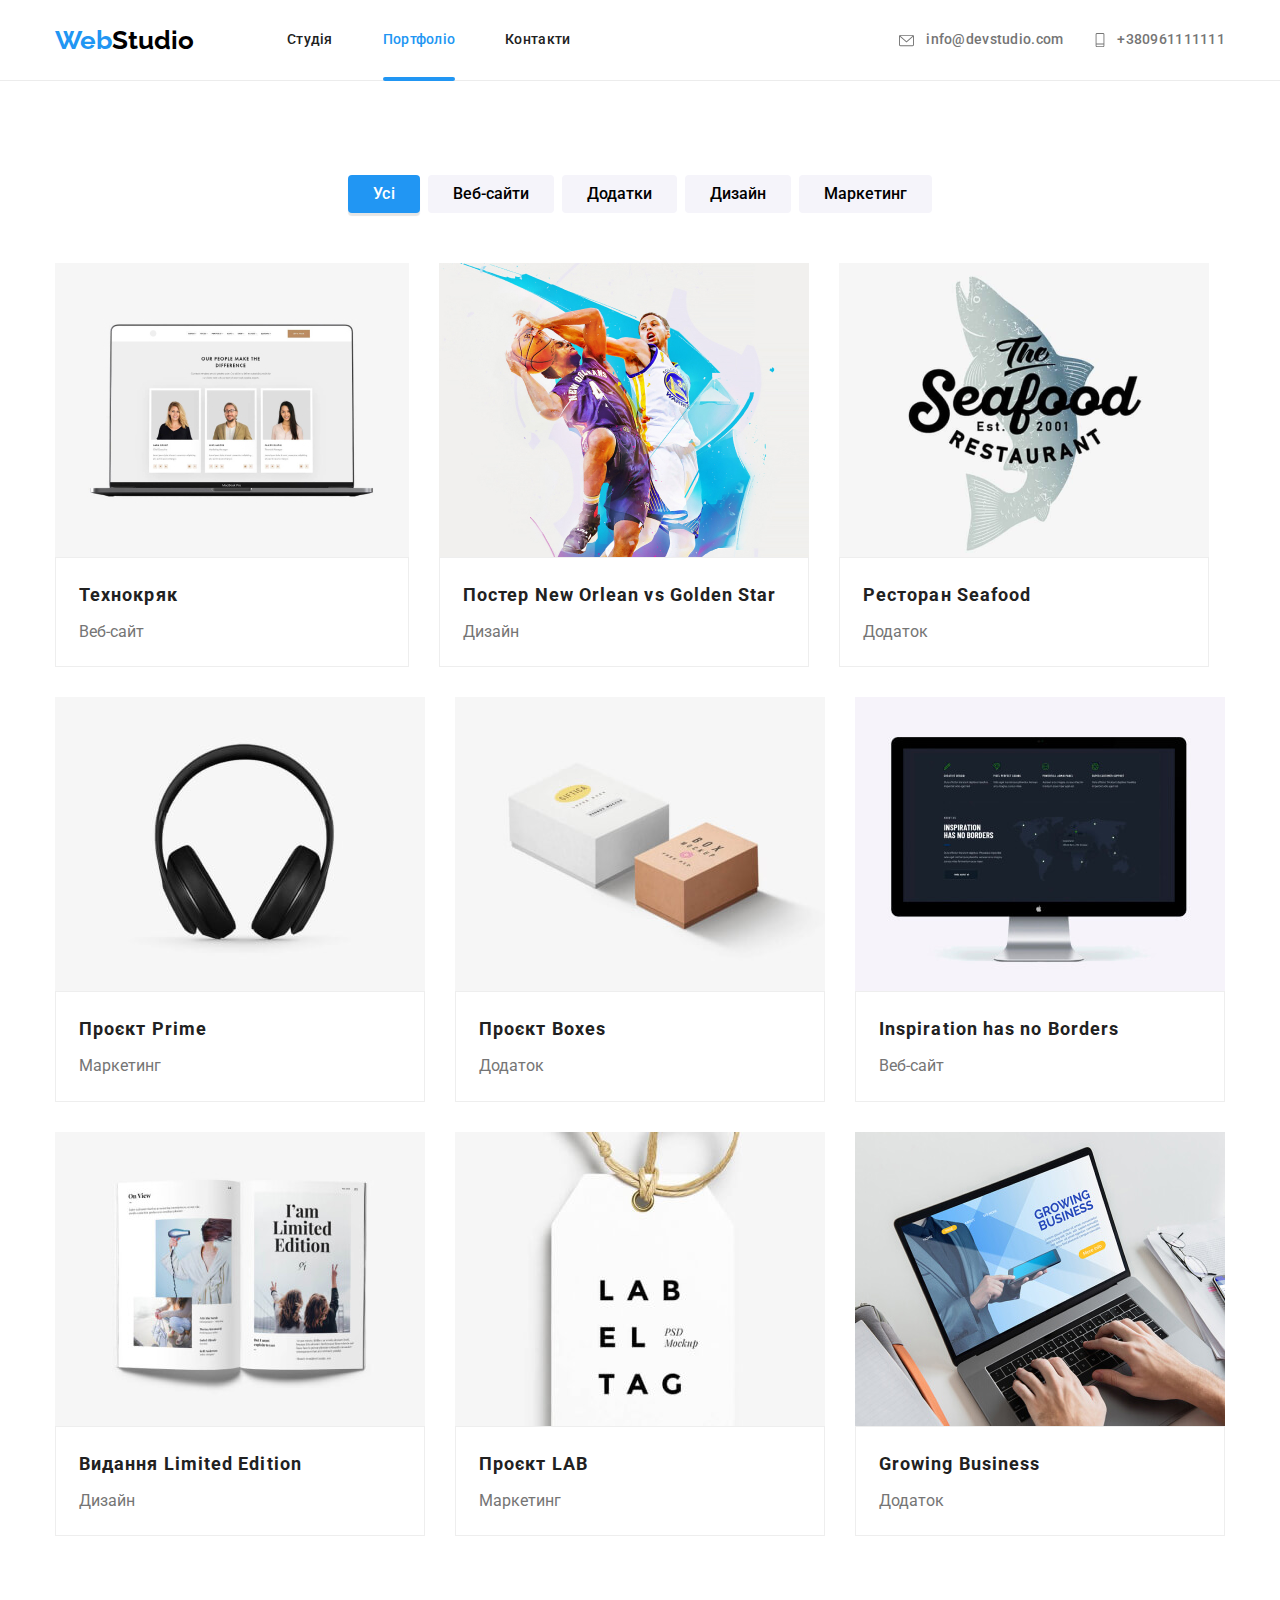
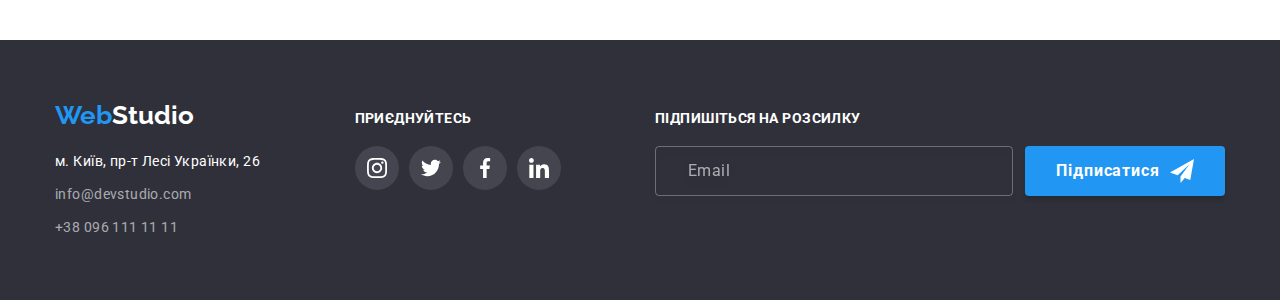
<file: portfolio.html>
<!DOCTYPE html>
<html lang="en">
  <head>
    <meta charset="UTF-8">
    <meta http-equiv="X-UA-Compatible" content="IE=edge">
    <meta name="viewport" content="width=device-width, initial-scale=1.0">
    <link rel="preconnect" href="https://fonts.googleapis.com">
    <link rel="preconnect" href="https://fonts.gstatic.com" crossorigin>
    <link
      href="https://fonts.googleapis.com/css2?family=Raleway:wght@400;700&family=Roboto:wght@400;500;700;900&display=swap"
      rel="stylesheet">
    <link
      rel="stylesheet"
      href="https://cdnjs.cloudflare.com/ajax/libs/modern-normalize/1.1.0/modern-normalize.min.css"
    >

    <title>Document</title>
    <link rel="stylesheet" href="./css/main.min.css">
  </head>
  <body class="body">
    <!--шапка-->
    <header class="header" class="header__link">
      <div class="conteiner">
       <nav class="main-nav">
        
          <a href="./index.html" 
             class="logo main-nav__logo"
                >Web<span class="accent main-nav__accent"
             class="main-nav__link"
                >Studio</span></a>
          <ul class="site-nav site-nav__link">
            <li class="site-nav__item">
              <a href="./index.html" 
              class="site-nav__link"      
                >Студія</a>
            </li>
            <li class="site-nav__item">
              <a href="./portfolio.html"
               class="site-nav__link
               site-nav__link--carrent
               site-nav__link--color"
               >Портфоліо</a>
            </li>
            <li class="site-nav__item">
              <a href="kontacts" class="site-nav__link">Контакти</a>
            </li>
          </ul>
        
        <ul class="auth-nav auth-nav__list">
          <li class="auth-nav__item">
            <a href="mailto:info@devstudio.com"
             class="auth-nav__item--mail">
              <svg class="auth-nav__tech" width="19" height="15">
                <use href="./images/symbol-defs.svg#icon-mailmin"></use>
                    
              </svg>info@devstudio.com
            </a>
          </li>
          <li class="auth-nav__item">
            <a href="tel:+380961111111"
             class="auth-nav__item--tel">
              <svg class="auth-nav__tech" width="14" height="22">
                <use href=".//images/symbol-defs.svg#icon-telmin"></use>
              </svg>+380961111111
            </a>
              
              
          </li>
        </ul>
       </nav>
      </div>
     </header>
    <!--герой-->
    <main>
      <!--main nav-->
      <section class="section">
        <div class="conteiner">
          <h1 hidden>Portfolio-work</h1>
          <div class="button-nav">
            <ul class="button-box">
              <li>
                <button type="button" class="button-portfolio blue">Усі</button>
              </li>
              <li>
                <button type="button" class="button-portfolio">
                  Веб-сайти
                </button>
              </li>
              <li>
                <button type="button" class="button-portfolio">Додатки</button>
              </li>
              <li>
                <button type="button" class="button-portfolio">Дизайн</button>
              </li>
              <li>
                <button type="button" class="button-portfolio">
                  Маркетинг
                </button>
              </li>
            </ul>
          </div>
        </div>

        <!--block cards-->

        <div class="conteiner">
          <div class="box-section__cards">
            <ul class="section-title">
              <li class="section-title__card">
                <a href="#" class="portfolio__link">
                <div class="image__overlay">
                 <img
                   src="./images/technokrak.jpg"
                   alt="technokrak"
                   width="370"
                   height="294">
                   <div class="text__overlay">
                     <p>Ресурс пропонує комплексні пропозиції з різним рівнем функціоналу та сервісів. Все це дозволить відвідувачу отримати вичерпні відомості про компанію чи приватну особу.</p>
                   </div>
                </div>
                  <div class="section-title__card-bord">
                  <h2 class="section-title__portfolio">Технокряк</h2>
                  <p class="section-task__portfolio">Веб-сайт</p>
                </div></a>
              </li>
              <li class="section-title__card">
                <a href="#" class="portfolio__link">
                <div class="image__overlay">
                <img
                  src="./images/neworlean.jpg"
                  alt="neworlean"
                  width="370"
                  height="294"
                >
                <div class="text__overlay">
                  <p>Ресурс пропонує комплексні пропозиції з різним рівнем функціоналу та сервісів. Все це дозволить відвідувачу отримати вичерпні відомості про компанію чи приватну особу.</p>
                </div>
                </div>
                  <div class="section-title__card-bord">
                  <h2 class="section-title__portfolio">
                    Постер New Orlean vs Golden Star
                  </h2>
                  <p class="section-task__portfolio">Дизайн</p>
                </div></a>
              </li>
              <li class="section-title__card">
                <a href="#" class="portfolio__link">
                <div class="image__overlay">
                <img
                  src="./images/seafood.png"
                  alt="seafood"
                  width="370"
                  height="294">

                <div class="text__overlay">
                  <p>Ресурс пропонує комплексні пропозиції з різним рівнем функціоналу та сервісів. Все це дозволить відвідувачу отримати вичерпні відомості про компанію чи приватну особу.</p>
                </div>
              </div>
                <div class="section-title__card-bord">
                  <h2 class="section-title__portfolio">Ресторан Seafood</h2>
                  <p class="section-task__portfolio">Додаток</p>
                </div></a>
              </li>
              <li class="section-title__card">
                <a href="#" class="portfolio__link">
                <div class="image__overlay">
                <img
                  src="./images/prime.jpg"
                  alt="prime"
                  width="370"
                  height="294">

                <div class="text__overlay">
                  <p>Ресурс пропонує комплексні пропозиції з різним рівнем функціоналу та сервісів. Все це дозволить відвідувачу отримати вичерпні відомості про компанію чи приватну особу.</p>
                </div>
              </div>
                <div class="section-title__card-bord">
                  <h2 class="section-title__portfolio">Проєкт Prime</h2>
                  <p class="section-task__portfolio">Маркетинг</p>
                </div></a>
              </li>
              <li class="section-title__card">
                <a href="#" class="portfolio__link">
                <div class="image__overlay">
                <img
                  src="./images/boxes.jpg"
                  alt="boxes"
                  width="370"
                  height="294">

                <div class="text__overlay">
                  <p>Ресурс пропонує комплексні пропозиції з різним рівнем функціоналу та сервісів. Все це дозволить відвідувачу отримати вичерпні відомості про компанію чи приватну особу.</p>
                </div>
              </div>
                <div class="section-title__card-bord">
                  <h2 class="section-title__portfolio">Проєкт Boxes</h2>
                  <p class="section-task__portfolio">Додаток</p>
                </div></a>
              </li>
              <li class="section-title__card">
                <a href="#" class="portfolio__link">
                <div class="image__overlay">
                <img
                  src="./images/inspiration.jpg"
                  alt="inspiration"
                  width="370"
                  height="294">

                <div class="text__overlay">
                  <p>Ресурс пропонує комплексні пропозиції з різним рівнем функціоналу та сервісів. Все це дозволить відвідувачу отримати вичерпні відомості про компанію чи приватну особу.</p>
                </div>
              </div>
                <div class="section-title__card-bord">
                  <h2 class="section-title__portfolio">
                    Inspiration has no Borders
                  </h2>
                  <p class="section-task__portfolio">Веб-сайт</p>
                </div></a>
              </li>
              <li class="section-title__card">
                <a href="#" class="portfolio__link">
                <div class="image__overlay">
                <img
                  src="./images/limited.jpg"
                  alt="limited"
                  width="370"
                  height="294">

                <div class="text__overlay">
                  <p>Ресурс пропонує комплексні пропозиції з різним рівнем функціоналу та сервісів. Все це дозволить відвідувачу отримати вичерпні відомості про компанію чи приватну особу.</p>
                </div>
              </div>
                <div class="section-title__card-bord">
                  <h2 class="section-title__portfolio">
                    Видання Limited Edition
                  </h2>
                  <p class="section-task__portfolio">Дизайн</p>
                </div></a>
              </li>
              <li class="section-title__card">
                <a href="#" class="portfolio__link">
                <div class="image__overlay">
                <img
                  src="./images/lab.jpg"
                  alt="lab"
                  width="370"
                  height="294">
                <div class="text__overlay">
                  <p>Ресурс пропонує комплексні пропозиції з різним рівнем функціоналу та сервісів. Все це дозволить відвідувачу отримати вичерпні відомості про компанію чи приватну особу.</p>
                </div>
              </div>
                <div class="section-title__card-bord">
                  <h2 class="section-title__portfolio">Проєкт LAB</h2>
                  <p class="section-task__portfolio">Маркетинг</p>
                </div></a>
              </li>
              <li class="section-title__card">
                <a href="#" class="portfolio__link">
                <div class="image__overlay">
                <img
                  src="./images/grouing.jpg"
                  alt="grouing"
                  width="370"
                  height="294">

                <div class="text__overlay">
                  <p>Ресурс пропонує комплексні пропозиції з різним рівнем функціоналу та сервісів. Все це дозволить відвідувачу отримати вичерпні відомості про компанію чи приватну особу.</p>
                </div>
              </div>
                <div class="section-title__card-bord">
                  <h2 class="section-title__portfolio">Growing Business</h2>
                  <p class="section-task__portfolio">Додаток</p>
                </div></a>
              </li>
            </ul>
          </div>
        </div>
      </section>
    </main>
    <!--Футер-->

    <footer class="footer">
        
      <div class="conteiner conteiner-wrap">
        <div class="place">
        <a href="./index.html" 
           class="logo footer__logo">Web<span
           class="accent footer__accent--color">Studio</span>
        </a>

    <address>
      <ul class="address">
        <li>
          <a
            href="https://www.google.com/maps/place/%D0%B1%D1%83%D0%BB.+%D0%9B%D0%B5%D1%81%D0%B8+%D0%A3%D0%BA%D1%80%D0%B0%D0%B8%D0%BD%D0%BA%D0%B8,+26,+%D0%9A%D0%B8%D0%B5%D0%B2,+02000/@50.4265807,30.5361918,17z/data=!3m1!4b1!4m5!3m4!1s0x40d4cf0e033ecbe9:0x57a4dffefec77da0!8m2!3d50.4265807!4d30.5383859"
            target="_blank"
            rel="noopener noreferrer" class="map" 
            >м. Київ, пр-т Лесі Українки, 26</a
          >
        </li>
        <li><a href="mailto:info@devstudio.com" class="mail-footer">info@devstudio.com</a></li>
        <li><a href="tel:+380961111111" class="tel-footer">+38 096 111 11 11</a></li>
      </ul>
    </address>
         </div>
      <div class="footer__join">
    <p class="footer__title">ПРИЄДНУЙТЕСЬ</p>
    <ul class="social-list 
           footer__social">
      <li class="social-item
           footer__social__item">
        <a class="social-link social-link__footer"
            href="#" target="_blank" aria-label="instagram">
          <svg class="social-icon__footer"
            width="20" height="20">
            <use href="./images/symbol-defs.svg#icon-instagrammin"></use>
          </svg>
        </a>
      </li>
      <li class="social-item 
            footer__social__item">
        <a class="social-link social-link__footer"
            href="#" target="_blank" aria-label="twitter">
          <svg class="social-icon__footer"
            width="20" height="20">
            <use href="./images/symbol-defs.svg#icon-twittermin"></use>
          </svg>
        </a>
      </li>
      <li class="social-item
             footer__social__item">
        <a class="social-link social-link__footer"
             href="#" target="_blank" aria-label="facebook">
          <svg class="social-icon__footer"
            width="20" height="20">
            <use href="./images/symbol-defs.svg#icon-facebookmin"></use>
          </svg>
        </a>
      </li>
      <li class="social__item
              footer__social__item">
        <a class="social-link social-link__footer"
             href="#" target="_blank" aria-label="linkedin">
          <svg class="social-icon__footer"
             width="20" height="20">
            <use href="./images/symbol-defs.svg#icon-linkedinmin"></use>
          </svg>
        </a>
      </li>
      

    </ul>

    </div>
  

  <div class="footer-title__list">
    <p class="footer-title__mail">ПІДПИШІТЬСЯ НА РОЗСИЛКУ</p>
  
  <!-- form footer -->
  <form class="form__footer">
    <label class="label__footer" for="input__email">
      <span class="label-text__footer"></span>
    </label>
    <div class="field__footer">
      
       <input
        placeholder="Email"
        class="field-input__footer"
        type="email"
        name="email"
        
        id="input__email">

      
      <button class="button button__footer" type="button">Підписатися
        <svg class="twitter__flight" width="24" height="24">
          <use href="./images/symbol-defs.svg#icon-twitterflightmin"></use>
        </svg>
      </button>

      </div>
    </form>
    </div>

  </div>
  
  </footer>


  </body>
</html>
</file>
<file: css/main.min.css>
:root{--primery-fon-color: rgba(255, 255, 255, 1);--second-color-main-footer: rgba(47, 48, 58, 1);--body-text-color: rgba(33, 150, 243, 1);--primery-text-color: rgba(33, 33, 33, 1);--primery-text-color-gray: rgba(117, 117, 117, 1);--transition-duration: 250ms;--transition-timing-function: cubic-bezier(0.4, 0, 0.2, 1)}*,::before,::after{-webkit-box-sizing:border-box;box-sizing:border-box}html{line-height:1.15;-webkit-text-size-adjust:100%;-moz-tab-size:4;-o-tab-size:4;tab-size:4}body{margin:0;font-family:system-ui,-apple-system,"Segoe UI",Roboto,Helvetica,Arial,sans-serif,"Apple Color Emoji","Segoe UI Emoji"}hr{height:0;color:inherit}abbr[title]{-webkit-text-decoration:underline dotted;text-decoration:underline dotted}b,strong{font-weight:bolder}code,kbd,samp,pre{font-family:ui-monospace,SFMono-Regular,Consolas,"Liberation Mono",Menlo,monospace;font-size:1em}small{font-size:80%}sub,sup{font-size:75%;line-height:0;position:relative;vertical-align:baseline}sub{bottom:-0.25em}sup{top:-0.5em}table{text-indent:0;border-color:inherit}button,input,optgroup,select,textarea{font-family:inherit;font-size:100%;line-height:1.15;margin:0}button,select{text-transform:none}button,[type=button],[type=reset],[type=submit]{-webkit-appearance:button}::-moz-focus-inner{border-style:none;padding:0}:-moz-focusring{outline:1px dotted ButtonText}:-moz-ui-invalid{box-shadow:none}legend{padding:0}progress{vertical-align:baseline}::-webkit-inner-spin-button,::-webkit-outer-spin-button{height:auto}[type=search]{-webkit-appearance:textfield;outline-offset:-2px}::-webkit-search-decoration{-webkit-appearance:none}::-webkit-file-upload-button{-webkit-appearance:button;font:inherit}summary{display:list-item}.header{background-color:var(--primery-fon-color);border-bottom:1px solid #ececec;padding:16px 0}@media screen and (min-width: 768px){.header{padding:21px 0}}@media screen and (min-width: 1200px){.header{padding:25px 0}}.conteiner-menu__mob{display:-webkit-box;display:-ms-flexbox;display:flex;-webkit-box-pack:justify;-ms-flex-pack:justify;justify-content:space-between;-webkit-box-align:center;-ms-flex-align:center;align-items:center;position:relative;margin:auto}.link{text-decoration:none;color:var(--primery-text-color)}.mobile-nav__list{font-weight:500;font-size:40px;line-height:1.175;letter-spacing:.02em;display:block}.mobile-nav__link--current{color:var(--body-text-color)}.header__link:hover,.header__link:focus{color:var(--body-text-color)}ul{list-style:none;margin:0;padding:0}.menu-nav__container{display:-webkit-box;display:-ms-flexbox;display:flex}@media screen and (max-width: 767px){.menu-nav__container{display:none}}.main-nav{display:-webkit-box;display:-ms-flexbox;display:flex;-webkit-box-align:center;-ms-flex-align:center;align-items:center;-webkit-box-pack:center;-ms-flex-pack:center;justify-content:center;-webkit-box-pack:justify;-ms-flex-pack:justify;justify-content:space-between}@media screen and (min-width: 767px)and (max-width: 1200px){.main-nav{-ms-flex-wrap:wrap;flex-wrap:wrap}}.logo{font-family:"Raleway";font-size:26px;font-weight:bold;color:#2196f3;-webkit-transition-duration:var(--transition-duration);-o-transition-duration:var(--transition-duration);transition-duration:var(--transition-duration);-webkit-transition-timing-function:var(--transition-timing-function);-o-transition-timing-function:var(--transition-timing-function);transition-timing-function:var(--transition-timing-function)}.logo:hover,.logo:focus{color:var(--body-text-color)}.accent{font-family:"Raleway";font-size:26px;font-weight:bold;color:#000001;-webkit-transition-duration:var(--transition-duration);-o-transition-duration:var(--transition-duration);transition-duration:var(--transition-duration);-webkit-transition-timing-function:var(--transition-timing-function);-o-transition-timing-function:var(--transition-timing-function);transition-timing-function:var(--transition-timing-function)}.accent--color{color:var(--primery-fon-color)}.mobile-nav__list{color:var(--basic-color);font-weight:500;font-size:40px;line-height:1.175;letter-spacing:.02em;display:block}.icon-menu{fill:var(--body-text-color)}.menu-toggle{width:40px;height:40px;padding:0;background-color:rgba(0,0,0,0);border:none;margin-left:0px;min-width:40px;min-height:40px;display:-webkit-box;display:-ms-flexbox;display:flex;-webkit-box-align:center;-ms-flex-align:center;align-items:center;-webkit-box-pack:center;-ms-flex-pack:center;justify-content:center}@media screen and (min-width: 767px){.menu-toggle{display:none}}.menu-toggle .icon-cross{display:none}.menu-toggle.is-open .icon-cross{display:block}.menu-toggle.is-open .icon-menu{display:none}.menu-container{position:fixed;left:0;width:100vw;top:0;height:100vh;background-color:#fff;padding:48px 40px;-webkit-box-orient:vertical;-webkit-box-direction:normal;-ms-flex-direction:column;flex-direction:column;-webkit-box-pack:justify;-ms-flex-pack:justify;justify-content:space-between;font-size:20px;-webkit-transform:translateX(100%);-ms-transform:translateX(100%);transform:translateX(100%);-webkit-transition:-webkit-transform var(--transition-duration) var(--transition-timing-function);transition:-webkit-transform var(--transition-duration) var(--transition-timing-function);-o-transition:transform var(--transition-duration) var(--transition-timing-function);transition:transform var(--transition-duration) var(--transition-timing-function);transition:transform var(--transition-duration) var(--transition-timing-function), -webkit-transform var(--transition-duration) var(--transition-timing-function)}.menu-container.is-open{display:-webkit-box;display:-ms-flexbox;display:flex;-webkit-transform:translateX(0);-ms-transform:translateX(0);transform:translateX(0)}.mobile-nav__list{color:var(--basic-color);font-weight:500;font-size:40px;line-height:1.175;letter-spacing:.02em;display:-webkit-box;display:-ms-flexbox;display:flex;-webkit-box-orient:vertical;-webkit-box-direction:normal;-ms-flex-direction:column;flex-direction:column;row-gap:32px}.mobile-contact__list{margin-bottom:64px}.mobile-contact__item:not(:last-child){margin-bottom:32px}.mobile-tel__link{color:var(--body-text-color);font-weight:500;font-size:34px;line-height:1.1764;letter-spacing:.02em}.mobile-mail__link{color:var(--primery-text-color-gray);font-weight:500;font-size:24px;line-height:1.1666;letter-spacing:.02em}.mobile-social__list{display:-webkit-box;display:-ms-flexbox;display:flex;color:var(--body-text-color);font-weight:500;font-size:18px;line-height:1.22;letter-spacing:.02em;-ms-flex-wrap:wrap;flex-wrap:wrap;row-gap:10px}.mobile-social__item:not(:last-child){border-right:1px solid rgba(33,33,33,.2)}.mobile-social__link{color:var(--body-text-color);font-weight:500;font-size:18px;line-height:1.22;letter-spacing:.02em;padding:0 10px}.mobile-social__item:first-child .mobile-social__link{padding:0 10px 0 0}.navigation{text-decoration:none}.site-nav__link{-webkit-transition-duration:var(--transition-duration);-o-transition-duration:var(--transition-duration);transition-duration:var(--transition-duration);-webkit-transition-timing-function:var(--transition-timing-function);-o-transition-timing-function:var(--transition-timing-function);transition-timing-function:var(--transition-timing-function)}.js-close-menu{position:absolute;right:15px;top:10px;width:40px;height:40px;background:rgba(0,0,0,0);border:none;padding:0}.site-nav__link{text-decoration:none;color:var(--primery-text-color);-webkit-transition-duration:var(--transition-duration);-o-transition-duration:var(--transition-duration);transition-duration:var(--transition-duration);-webkit-transition-timing-function:var(--transition-timing-function);-o-transition-timing-function:var(--transition-timing-function);transition-timing-function:var(--transition-timing-function)}.site-nav__link:hover,.site-nav__link:focus{color:var(--body-text-color)}.site-nav.list:not(:first-child){color:var(--body-text-color)}.site-nav{display:-webkit-box;display:-ms-flexbox;display:flex;-webkit-box-align:center;-ms-flex-align:center;align-items:center;-webkit-box-pack:center;-ms-flex-pack:center;justify-content:center;line-height:1.14;letter-spacing:.02em;font-weight:500;-webkit-transition-duration:var(--transition-duration);-o-transition-duration:var(--transition-duration);transition-duration:var(--transition-duration);-webkit-transition-timing-function:var(--transition-timing-function);-o-transition-timing-function:var(--transition-timing-function);transition-timing-function:var(--transition-timing-function)}.site-nav__item{margin-right:50px}.site-nav__item:last-child{margin-right:0}.site-nav__link--carrent{color:var(--body-text-color);position:relative}.site-nav__link--carrent:after{content:"";display:block;width:100%;height:4px;border-radius:2px;background-color:var(--body-text-color);bottom:-41px;position:absolute}@media screen and (min-width: 1200px){.site-nav__link--carrent:after{bottom:-34px}}.auth-nav__list{display:-webkit-box;display:-ms-flexbox;display:flex;-webkit-box-align:center;-ms-flex-align:center;align-items:center;-webkit-box-pack:center;-ms-flex-pack:center;justify-content:center;margin-left:auto;-ms-flex-line-pack:center;align-content:center;padding:0;font-weight:500;font-size:100%;line-height:1.14;letter-spacing:.02em;color:var(--primery-text-color-gray)}@media screen and (min-width: 768px){.auth-nav__list{-webkit-box-orient:vertical;-webkit-box-direction:normal;-ms-flex-direction:column;flex-direction:column;gap:10px}}@media screen and (min-width: 1200px){.auth-nav__list{-webkit-box-orient:horizontal;-webkit-box-direction:normal;-ms-flex-direction:row;flex-direction:row;gap:30px}}@media screen and (max-width: 767px){.auth-nav__list{display:none}}.a.link{padding-top:30px;padding-bottom:30px}.auth-nav__item--mail,.auth-nav__item--tel{display:-webkit-box;display:-ms-flexbox;display:flex;-webkit-box-align:center;-ms-flex-align:center;align-items:center;-webkit-box-pack:center;-ms-flex-pack:center;justify-content:center;gap:10px;color:var(--primery-text-color-gray);text-decoration:none;-webkit-transition-duration:var(--transition-duration);-o-transition-duration:var(--transition-duration);transition-duration:var(--transition-duration);-webkit-transition-timing-function:var(--transition-timing-function);-o-transition-timing-function:var(--transition-timing-function);transition-timing-function:var(--transition-timing-function)}.auth-nav__item--mail:hover,.auth-nav__item--mail:focus,.auth-nav__item--tel:hover,.auth-nav__item--tel:focus{color:var(--body-text-color)}.auth-nav__tech{fill:currentColor}.auth-nav__tech:hover,.auth-nav__tech:focus{fill:var(--body-text-color)}@media screen and (min-width: 768px)and (max-width: 1199px){.auth-nav__tech{width:15px;height:22px}}.logo:hover{color:var(--body-text-color)}.logo{font-family:"Raleway";font-size:26px;font-weight:bold;color:#2196f3;text-decoration:none;padding-left:0px;padding-top:0px;padding-top:0px;padding-bottom:0px;-webkit-transition-duration:var(--transition-duration);-o-transition-duration:var(--transition-duration);transition-duration:var(--transition-duration);-webkit-transition-timing-function:var(--transition-timing-function);-o-transition-timing-function:var(--transition-timing-function);transition-timing-function:var(--transition-timing-function)}.main-nav__accent{font-family:"Raleway";font-size:26px;font-weight:bold;color:#000001;margin-right:93px;-webkit-transition-duration:var(--transition-duration);-o-transition-duration:var(--transition-duration);transition-duration:var(--transition-duration);-webkit-transition-timing-function:var(--transition-timing-function);-o-transition-timing-function:var(--transition-timing-function);transition-timing-function:var(--transition-timing-function)}.section{padding-top:94px;padding-bottom:94px}.box-hero{background-color:#212121;max-width:1600px;margin:0 auto;background-size:contain;padding:118px 0;background-image:-webkit-gradient(linear, left top, left bottom, from(rgba(47, 48, 58, 0.4)), to(rgba(47, 48, 58, 0.4))),url("../images/heromob.jpg");background-image:-o-linear-gradient(rgba(47, 48, 58, 0.4), rgba(47, 48, 58, 0.4)),url("../images/heromob.jpg");background-image:linear-gradient(rgba(47, 48, 58, 0.4), rgba(47, 48, 58, 0.4)),url("../images/heromob.jpg");background-repeat:no-repeat;background-size:cover;background-color:#212121}@media(min-device-pixel-ratio: 2)and (max-width: 767px),(-webkit-min-device-pixel-ratio: 2)and (max-width: 767px),(-o-min-device-pixel-ratio: 2/1)and (max-width: 767px),(min-resolution: 192dpi)and (max-width: 767px),(min-resolution: 2dppx)and (max-width: 767px){.box-hero{background-image:url("../images/heromob@2x.jpg")}}@media screen and (max-width: 1199px){.box-hero{background-image:url("../images/herotablet.jpg")}}@media(min-device-pixel-ratio: 2)and (max-width: 1199px),(-webkit-min-device-pixel-ratio: 2)and (max-width: 1199px),(-o-min-device-pixel-ratio: 2/1)and (max-width: 1199px),(min-resolution: 192dpi)and (max-width: 1199px),(min-resolution: 2dppx)and (max-width: 1199px){.box-hero{background-image:url("../images/herotablet@2x.jpg")}}@media screen and (min-width: 1200px){.box-hero{background-image:url("../images/img.jpg");padding:200px 0}}@media(min-device-pixel-ratio: 2)and (min-width: 1200px),(-webkit-min-device-pixel-ratio: 2)and (min-width: 1200px),(-o-min-device-pixel-ratio: 2/1)and (min-width: 1200px),(min-resolution: 192dpi)and (min-width: 1200px),(min-resolution: 2dppx)and (min-width: 1200px){.box-hero{background-image:url("../images/Img@2x.jpg")}}.hero-wrapper{text-align:center;max-width:696px;margin:auto}.hero-title{padding:0px 0px;margin-bottom:30px;font-weight:900;letter-spacing:.06em;font-size:26px;line-height:1.62;color:#fff}@media screen and (min-width: 768px){.hero-title{max-width:360px;margin:0 auto 30px}}@media screen and (min-width: 1200px){.hero-title{max-width:696px;font-size:44px;line-height:1.36}}.hero-batton{display:-webkit-box;display:-ms-flexbox;display:flex;-webkit-box-align:center;-ms-flex-align:center;align-items:center;-webkit-box-pack:center;-ms-flex-pack:center;justify-content:center}.button__prime{display:-webkit-box;display:-ms-flexbox;display:flex;-webkit-box-align:center;-ms-flex-align:center;align-items:center;-webkit-box-pack:center;-ms-flex-pack:center;justify-content:center;width:200px;border:rgba(0,0,0,0);-webkit-box-shadow:0px 4px 4px rgba(0,0,0,.15);box-shadow:0px 4px 4px rgba(0,0,0,.15);font-weight:700;font-size:16px;line-height:1.88;letter-spacing:.06em}@media screen and (min-width: 1200px){.button__prime{width:216px}}.button{display:-webkit-box;display:-ms-flexbox;display:flex;-webkit-box-align:center;-ms-flex-align:center;align-items:center;-webkit-box-pack:center;-ms-flex-pack:center;justify-content:center;background-color:var(--body-text-color);color:var(--primery-fon-color);text-align:center;height:50px;border-radius:4px;border-color:rgba(0,0,0,0)}.box-works{display:-webkit-box;display:-ms-flexbox;display:flex;-ms-flex-wrap:wrap;flex-wrap:wrap;row-gap:30px;gap:30px;-webkit-box-pack:center;-ms-flex-pack:center;justify-content:center}@media screen and (max-width: 767px){.box-works{-webkit-box-orient:vertical;-webkit-box-direction:normal;-ms-flex-direction:column;flex-direction:column;-webkit-box-align:center;-ms-flex-align:center;align-items:center}}@media screen and (min-width: 1200px){.box-works{width:1200px;gap:30px;-ms-flex-wrap:nowrap;flex-wrap:nowrap}}.box-works__item{-webkit-box-align:center;-ms-flex-align:center;align-items:center;-ms-flex-preferred-size:calc(50% - 15px);flex-basis:calc(50% - 15px)}@media screen and (min-width: 1200px){.box-works__item{-ms-flex-preferred-size:calc(100% - 90px);flex-basis:calc(100% - 90px)}}.box-works__item::before{display:block;content:"";max-width:450px;height:120px;background:#f5f4fa;background-image:url(../images/attentionmin.svg);background-repeat:no-repeat;background-position:center;margin-bottom:30px}.box-works__item:nth-child(2)::before{background-image:url(../images/oclockmin.svg)}.box-works__item:nth-child(3)::before{background-image:url(../images/planningmin.svg)}.box-works__item:nth-child(4)::before{background-image:url(../images/technologymin.svg)}.section-title{text-align:center;font-weight:bold;line-height:1.17;font-size:14px;margin-bottom:10px;max-width:450px}@media screen and (min-width: 1200px){.section-title{text-align:left}}.section-task{max-width:450px;line-height:1.71;letter-spacing:.03em;color:var(--primery-text-color-gray)}@media screen and (min-width: 768px){.section-task{-ms-flex-preferred-size:calc(100% - 60px)/2;flex-basis:calc(100% - 60px)/2;max-width:357px}}@media screen and (min-width: 1200px){.section-task{-ms-flex-preferred-size:calc(100% - 90px)/4;flex-basis:calc(100% - 90px)/4}}@media screen and (max-width: 1199px){.section-work{display:none;width:1200px;padding-top:0}}.section-made{font-weight:bold;font-size:36px;line-height:1.17;text-align:center;margin-bottom:50px}.section-works{display:-webkit-box;display:-ms-flexbox;display:flex;-webkit-box-align:center;-ms-flex-align:center;align-items:center;-webkit-box-pack:center;-ms-flex-pack:center;justify-content:center;-ms-flex-wrap:wrap;flex-wrap:wrap;gap:30px;width:1170px;padding-bottom:94px}.section-works__title{display:-webkit-box;display:-ms-flexbox;display:flex}.works-title__tech{display:-webkit-box;display:-ms-flexbox;display:flex;-webkit-box-align:center;-ms-flex-align:center;align-items:center;-webkit-box-pack:center;-ms-flex-pack:center;justify-content:center;width:370px;height:70px;font-weight:700;text-transform:uppercase;color:var(--primery-fon-color);position:absolute;-webkit-transform:translate(0, 223px);-ms-transform:translate(0, 223px);transform:translate(0, 223px);background:rgba(47,48,58,.8);opacity:.95;z-index:1}.section-team{display:-webkit-box;display:-ms-flexbox;display:flex;-webkit-box-align:center;-ms-flex-align:center;align-items:center;justify-items:center;background-color:#f5f4fa;padding:60px 0}@media screen and (min-width: 1200px){.section-team{padding:94px 0}}.section-namelist{display:-webkit-box;display:-ms-flexbox;display:flex;-webkit-box-align:center;-ms-flex-align:center;align-items:center;-webkit-box-pack:center;-ms-flex-pack:center;justify-content:center;-ms-flex-wrap:wrap;flex-wrap:wrap;gap:30px}.cards{width:100%;background-color:#fff;-webkit-box-shadow:0px 2px 1px 0px rgba(0,0,0,.2);box-shadow:0px 2px 1px 0px rgba(0,0,0,.2);-webkit-box-shadow:0px 1px 1px 0px rgba(0,0,0,.14);box-shadow:0px 1px 1px 0px rgba(0,0,0,.14);-webkit-box-shadow:0px 1px 3px 0px rgba(0,0,0,.12);box-shadow:0px 1px 3px 0px rgba(0,0,0,.12);border-radius:0px 0px 4px 4px;-webkit-transition-duration:var(--transition-duration);-o-transition-duration:var(--transition-duration);transition-duration:var(--transition-duration);-webkit-transition-timing-function:var(--transition-timing-function);-o-transition-timing-function:var(--transition-timing-function);transition-timing-function:var(--transition-timing-function)}@media screen and (min-width: 768px){.cards{width:calc(50% - 15px)}}@media screen and (min-width: 1200px){.cards{-ms-flex-preferred-size:calc((100% - 120px)/4);flex-basis:calc((100% - 120px)/4)}}.name{font-weight:500;font-size:16px;line-height:1.17;margin-top:30px;text-align:center}.position{font-size:16px;line-height:1.19;margin-top:10px;text-align:center;color:var(--primery-text-color-gray);margin-bottom:16px}.social-list{display:-webkit-box;display:-ms-flexbox;display:flex;-webkit-box-pack:center;-ms-flex-pack:center;justify-content:center;-ms-flex-line-pack:center;align-content:center;-webkit-box-align:baseline;-ms-flex-align:baseline;align-items:baseline;color:#afb1b8;gap:10px;margin-bottom:30px;margin-right:32px;margin-left:32px}.social-link{border-radius:50%;width:44px;height:44px;display:-webkit-box;display:-ms-flexbox;display:flex;-webkit-box-pack:center;-ms-flex-pack:center;justify-content:center;-webkit-box-align:center;-ms-flex-align:center;align-items:center;-webkit-transition-duration:var(--transition-duration);-o-transition-duration:var(--transition-duration);transition-duration:var(--transition-duration);-webkit-transition-timing-function:var(--transition-timing-function);-o-transition-timing-function:var(--transition-timing-function);transition-timing-function:var(--transition-timing-function)}.social-link:hover,.social-link:focus{background-color:var(--body-text-color)}.social-link:hover .social-icon,.social-link:focus .social-icon{fill:var(--primery-fon-color)}.social-link__footer{display:-webkit-box;display:-ms-flexbox;display:flex;-webkit-box-align:center;-ms-flex-align:center;align-items:center;-webkit-box-pack:center;-ms-flex-pack:center;justify-content:center;gap:10px;fill:var(--primery-fon-color);background-position:50%;background-color:rgba(255,255,255,.1);-webkit-transition-duration:var(--transition-duration);-o-transition-duration:var(--transition-duration);transition-duration:var(--transition-duration);-webkit-transition-timing-function:var(--transition-timing-function);-o-transition-timing-function:var(--transition-timing-function);transition-timing-function:var(--transition-timing-function)}.social-link__footer:hover,.social-link__footer:focus{background-color:var(--body-text-color)}.social-icon{display:-webkit-box;display:-ms-flexbox;display:flex;-webkit-box-align:center;-ms-flex-align:center;align-items:center;-webkit-box-pack:center;-ms-flex-pack:center;justify-content:center;width:20px;height:20px;background-position:50%;color:#1ab2c3;fill:#afb1b8;-webkit-transition-duration:var(--transition-duration);-o-transition-duration:var(--transition-duration);transition-duration:var(--transition-duration);-webkit-transition-timing-function:var(--transition-timing-function);-o-transition-timing-function:var(--transition-timing-function);transition-timing-function:var(--transition-timing-function)}.social-icon:hover,.social-icon:focus{fill:#fff}.social-icon .social-link:hover{background-color:var(--body-text-color)}.our__clients{font-size:36px;font-weight:700;letter-spacing:.03em;text-align:center;margin-bottom:50px}.clients__size{display:-webkit-box;display:-ms-flexbox;display:flex;-webkit-box-align:center;-ms-flex-align:center;align-items:center;-webkit-box-pack:center;-ms-flex-pack:center;justify-content:center;-ms-flex-wrap:wrap;flex-wrap:wrap;gap:30px}@media screen and (min-width: 1200px){.clients__size{-ms-flex-wrap:nowrap;flex-wrap:nowrap}}.client__cards{display:-webkit-box;display:-ms-flexbox;display:flex;-webkit-box-align:center;-ms-flex-align:center;align-items:center;-webkit-box-pack:center;-ms-flex-pack:center;justify-content:center;width:195px;height:92px}@media screen and (min-width: 480px){.client__cards{-ms-flex-preferred-size:calc(33% - 15px)/2;flex-basis:calc(33% - 15px)/2}}@media screen and (min-width: 768px){.client__cards{width:226px}}.client__item{display:-webkit-box;display:-ms-flexbox;display:flex;-webkit-box-align:center;-ms-flex-align:center;align-items:center;-webkit-box-pack:center;-ms-flex-pack:center;justify-content:center;width:100%;height:100%;border-radius:4px;border:1px solid #afb1b8;-webkit-transition-duration:var(--transition-duration);-o-transition-duration:var(--transition-duration);transition-duration:var(--transition-duration);-webkit-transition-timing-function:var(--transition-timing-function);-o-transition-timing-function:var(--transition-timing-function);transition-timing-function:var(--transition-timing-function)}.client__item:hover,.client__item:focus{border-color:var(--body-text-color)}.client__item:hover:hover .client__label,.client__item:hover:focus .client__label,.client__item:focus:hover .client__label,.client__item:focus:focus .client__label{fill:var(--body-text-color)}.client__label{fill:#afb1b8;-webkit-transition-duration:var(--transition-duration);-o-transition-duration:var(--transition-duration);transition-duration:var(--transition-duration);-webkit-transition-timing-function:var(--transition-timing-function);-o-transition-timing-function:var(--transition-timing-function);transition-timing-function:var(--transition-timing-function)}.cont__footer{display:-webkit-box;display:-ms-flexbox;display:flex}.footer{background-color:#2f303a;padding-top:60px;padding-bottom:60px}.conteiner-wrap{display:-webkit-box;display:-ms-flexbox;display:flex;-ms-flex-wrap:wrap;flex-wrap:wrap}@media screen and (min-width: 767px)and (max-width: 1199px){.conteiner-wrap{-webkit-box-pack:center;-ms-flex-pack:center;justify-content:center}}@media screen and (max-width: 767px){.conteiner-wrap{-webkit-box-orient:vertical;-webkit-box-direction:normal;-ms-flex-direction:column;flex-direction:column}}@media screen and (min-width: 1200px){.conteiner-wrap{-ms-flex-wrap:nowrap;flex-wrap:nowrap;-webkit-box-pack:justify;-ms-flex-pack:justify;justify-content:space-between}}.footer__accent--color{color:var(--primery-fon-color)}.logo-footer .accent-footer:focus,.logo-footer .accent-footer:hover{color:var(--body-text-color)}.map{line-height:1.71;letter-spacing:.03em;text-decoration:none;color:var(--primery-fon-color);display:inline-block;margin-top:20px;-webkit-transition-duration:var(--transition-duration);-o-transition-duration:var(--transition-duration);transition-duration:var(--transition-duration);-webkit-transition-timing-function:var(--transition-timing-function);-o-transition-timing-function:var(--transition-timing-function);transition-timing-function:var(--transition-timing-function)}.map:focus,.map:hover{color:var(--body-text-color)}.mail-footer{line-height:1.71;text-decoration:none;letter-spacing:.03em;color:rgba(255,255,255,.6);display:inline-block;margin-top:9px;-webkit-transition-duration:var(--transition-duration);-o-transition-duration:var(--transition-duration);transition-duration:var(--transition-duration);-webkit-transition-timing-function:var(--transition-timing-function);-o-transition-timing-function:var(--transition-timing-function);transition-timing-function:var(--transition-timing-function)}.mail-footer:hover,.mail-footer:focus{color:var(--body-text-color)}.tel-footer{line-height:1.71;text-decoration:none;letter-spacing:.03em;color:rgba(255,255,255,.6);display:inline-block;margin-top:9px;-webkit-transition-duration:var(--transition-duration);-o-transition-duration:var(--transition-duration);transition-duration:var(--transition-duration);-webkit-transition-timing-function:var(--transition-timing-function);-o-transition-timing-function:var(--transition-timing-function);transition-timing-function:var(--transition-timing-function)}.tel-footer:focus,.tel-footer:hover{color:var(--body-text-color)}.footer__join{margin:0}.footer__social{margin:0}.social-icon__footer{fill:var(--primery-fon-color);-webkit-transition-duration:var(--transition-duration);-o-transition-duration:var(--transition-duration);transition-duration:var(--transition-duration);-webkit-transition-timing-function:var(--transition-timing-function);-o-transition-timing-function:var(--transition-timing-function);transition-timing-function:var(--transition-timing-function)}.social__item__footer:hover .social__icon{fill:var(--primery-fon-color)}.footer__title{display:-webkit-box;display:-ms-flexbox;display:flex;-webkit-box-pack:center;-ms-flex-pack:center;justify-content:center;margin-bottom:20px;font-weight:700;letter-spacing:.03em;color:var(--primery-fon-color)}.footer-title__list{display:-webkit-box;display:-ms-flexbox;display:flex;-webkit-box-orient:vertical;-webkit-box-direction:normal;-ms-flex-direction:column;flex-direction:column;margin-left:auto;-webkit-box-align:center;-ms-flex-align:center;align-items:center;font-weight:700;margin:auto;letter-spacing:.03em;color:var(--primery-fon-color)}@media screen and (min-width: 1200px){.footer-title__list{margin:10px 0 0;-webkit-box-align:start;-ms-flex-align:start;align-items:flex-start}}.footer-title__mail{display:inline-block;padding-bottom:20px}.field__footer{display:-webkit-box;display:-ms-flexbox;display:flex;-webkit-box-align:center;-ms-flex-align:center;align-items:center;-webkit-box-pack:center;-ms-flex-pack:center;justify-content:center;-webkit-box-orient:vertical;-webkit-box-direction:normal;-ms-flex-direction:column;flex-direction:column}@media screen and (min-width: 1200px){.field__footer{-webkit-box-orient:horizontal;-webkit-box-direction:normal;-ms-flex-direction:row;flex-direction:row}}.field-input__footer{max-width:450px;width:100%;height:50px;border:1px solid rgba(255,255,255,.3);-webkit-filter:drop-shadow(0px 4px 4px rgba(0, 0, 0, 0.15));filter:drop-shadow(0px 4px 4px rgba(0, 0, 0, 0.15));border-radius:4px;background-color:rgba(0,0,0,0)}.field-input__footer::-webkit-input-placeholder{font-family:"Roboto";font-style:normal;font-weight:400;font-size:16px;line-height:20px;display:-webkit-box;display:flex;-webkit-box-align:center;align-items:center;-webkit-box-pack:center;justify-content:center;letter-spacing:.03em;padding-left:30px;color:rgba(255,255,255,.6)}.field-input__footer::-moz-placeholder{font-family:"Roboto";font-style:normal;font-weight:400;font-size:16px;line-height:20px;display:flex;align-items:center;justify-content:center;letter-spacing:.03em;padding-left:30px;color:rgba(255,255,255,.6)}.field-input__footer:-ms-input-placeholder{font-family:"Roboto";font-style:normal;font-weight:400;font-size:16px;line-height:20px;display:-ms-flexbox;display:flex;-ms-flex-align:center;align-items:center;-ms-flex-pack:center;justify-content:center;letter-spacing:.03em;padding-left:30px;color:rgba(255,255,255,.6)}.field-input__footer::-ms-input-placeholder{font-family:"Roboto";font-style:normal;font-weight:400;font-size:16px;line-height:20px;display:-ms-flexbox;display:flex;-ms-flex-align:center;align-items:center;-ms-flex-pack:center;justify-content:center;letter-spacing:.03em;padding-left:30px;color:rgba(255,255,255,.6)}.field-input__footer::placeholder{font-family:"Roboto";font-style:normal;font-weight:400;font-size:16px;line-height:20px;display:-webkit-box;display:-ms-flexbox;display:flex;-webkit-box-align:center;-ms-flex-align:center;align-items:center;-webkit-box-pack:center;-ms-flex-pack:center;justify-content:center;letter-spacing:.03em;padding-left:30px;color:rgba(255,255,255,.6)}@media screen and (min-width: 1200px){.field-input__footer{max-width:unset;width:358px}}.field-input__footer::-webkit-input-placeholder{font-family:"Roboto";font-style:normal;font-weight:400;font-size:16px;line-height:20px;display:-webkit-box;display:flex;-webkit-box-align:center;align-items:center;-webkit-box-pack:center;justify-content:center;letter-spacing:.03em;padding-left:30px;color:rgba(255,255,255,.6)}.field-input__footer::-moz-placeholder{font-family:"Roboto";font-style:normal;font-weight:400;font-size:16px;line-height:20px;display:flex;align-items:center;justify-content:center;letter-spacing:.03em;padding-left:30px;color:rgba(255,255,255,.6)}.field-input__footer:-ms-input-placeholder{font-family:"Roboto";font-style:normal;font-weight:400;font-size:16px;line-height:20px;display:-ms-flexbox;display:flex;-ms-flex-align:center;align-items:center;-ms-flex-pack:center;justify-content:center;letter-spacing:.03em;padding-left:30px;color:rgba(255,255,255,.6)}.field-input__footer::-ms-input-placeholder{font-family:"Roboto";font-style:normal;font-weight:400;font-size:16px;line-height:20px;display:-ms-flexbox;display:flex;-ms-flex-align:center;align-items:center;-ms-flex-pack:center;justify-content:center;letter-spacing:.03em;padding-left:30px;color:rgba(255,255,255,.6)}.field-input__footer::placeholder{font-family:"Roboto";font-style:normal;font-weight:400;font-size:16px;line-height:20px;display:-webkit-box;display:-ms-flexbox;display:flex;-webkit-box-align:center;-ms-flex-align:center;align-items:center;-webkit-box-pack:center;-ms-flex-pack:center;justify-content:center;letter-spacing:.03em;padding-left:30px;color:rgba(255,255,255,.6)}.button__footer{width:200px;height:50px;margin:0 auto;padding:10px 28px;-webkit-box-pack:justify;-ms-flex-pack:justify;justify-content:space-between;gap:10px;font-weight:700;font-size:16px;line-height:1.87;display:-webkit-box;display:-ms-flexbox;display:flex;-webkit-box-align:center;-ms-flex-align:center;align-items:center;-webkit-box-pack:center;-ms-flex-pack:center;justify-content:center;letter-spacing:.06em;gap:10px;-webkit-box-shadow:0px 4px 4px rgba(0,0,0,.15);box-shadow:0px 4px 4px rgba(0,0,0,.15)}@media screen and (min-width: 1200px){.button__footer{margin:0;margin-left:12px}}.twitter__flight{fill:currentColor}@media screen and (max-width: 1199px){.conteiner-wrap{gap:60px}}@media screen and (max-width: 1199px)and (min-width: 768px)and (max-width: 1199px){.footer__join,.place{-ms-flex-preferred-size:calc(50% - 30px);flex-basis:calc(50% - 30px)}}@media screen and (max-width: 1199px){.form__footer{width:100%}}@media screen and (max-width: 1199px){.field__footer{display:-webkit-box;display:-ms-flexbox;display:flex;-webkit-box-orient:vertical;-webkit-box-direction:normal;-ms-flex-direction:column;flex-direction:column;gap:20px}}@media screen and (max-width: 1199px){.footer-title__list{width:100%;display:-webkit-box;display:-ms-flexbox;display:flex;-webkit-box-align:center;-ms-flex-align:center;align-items:center;-webkit-box-orient:vertical;-webkit-box-direction:normal;-ms-flex-direction:column;flex-direction:column}}.place{display:-webkit-box;display:-ms-flexbox;display:flex;margin-bottom:0px;-webkit-box-orient:vertical;-webkit-box-direction:normal;-ms-flex-direction:column;flex-direction:column;-webkit-box-align:center;-ms-flex-align:center;align-items:center;-webkit-box-pack:center;-ms-flex-pack:center;justify-content:center}@media screen and (min-width: 1200px){.place{-webkit-box-align:start;-ms-flex-align:start;align-items:flex-start}}.address{display:-webkit-box;display:-ms-flexbox;display:flex;-webkit-box-align:center;-ms-flex-align:center;align-items:center;-webkit-box-orient:vertical;-webkit-box-direction:normal;-ms-flex-direction:column;flex-direction:column}@media screen and (min-width: 1200px){.address{-webkit-box-align:start;-ms-flex-align:start;align-items:flex-start}}.footer__join{margin-left:0;padding-bottom:0px;display:-webkit-box;display:-ms-flexbox;display:flex;-webkit-box-orient:vertical;-webkit-box-direction:normal;-ms-flex-direction:column;flex-direction:column;-webkit-box-align:center;-ms-flex-align:center;align-items:center}@media screen and (min-width: 768px){.footer__join{margin-top:10px}}@media screen and (min-width: 1200px){.footer__join{-webkit-box-align:start;-ms-flex-align:start;align-items:flex-start}}.field__footer{display:-webkit-box;display:-ms-flexbox;display:flex}.field-input__footer{width:358px;height:50px;border:1px solid rgba(255,255,255,.3);-webkit-filter:drop-shadow(0px 4px 4px rgba(0, 0, 0, 0.15));filter:drop-shadow(0px 4px 4px rgba(0, 0, 0, 0.15));border-radius:4px;background-color:rgba(0,0,0,0)}.field-input__footer::-webkit-input-placeholder{font-family:"Roboto";font-style:normal;font-weight:400;font-size:16px;line-height:20px;display:-webkit-box;display:flex;-webkit-box-align:center;align-items:center;letter-spacing:.03em;padding-left:30px;color:rgba(255,255,255,.6)}.field-input__footer::-moz-placeholder{font-family:"Roboto";font-style:normal;font-weight:400;font-size:16px;line-height:20px;display:flex;align-items:center;letter-spacing:.03em;padding-left:30px;color:rgba(255,255,255,.6)}.field-input__footer:-ms-input-placeholder{font-family:"Roboto";font-style:normal;font-weight:400;font-size:16px;line-height:20px;display:-ms-flexbox;display:flex;-ms-flex-align:center;align-items:center;letter-spacing:.03em;padding-left:30px;color:rgba(255,255,255,.6)}.field-input__footer::-ms-input-placeholder{font-family:"Roboto";font-style:normal;font-weight:400;font-size:16px;line-height:20px;display:-ms-flexbox;display:flex;-ms-flex-align:center;align-items:center;letter-spacing:.03em;padding-left:30px;color:rgba(255,255,255,.6)}.field-input__footer::placeholder{font-family:"Roboto";font-style:normal;font-weight:400;font-size:16px;line-height:20px;display:-webkit-box;display:-ms-flexbox;display:flex;-webkit-box-align:center;-ms-flex-align:center;align-items:center;letter-spacing:.03em;padding-left:30px;color:rgba(255,255,255,.6)}.backdrop{position:fixed;top:0;left:0;width:100%;height:100vh;visibility:visible;background-color:rgba(0,0,0,.2)}.backdrop.is-hidden{visibility:hidden;opacity:0;pointer-events:none}.backdrop{display:-webkit-box;display:-ms-flexbox;display:flex;-webkit-box-pack:center;-ms-flex-pack:center;justify-content:center;-webkit-box-align:center;-ms-flex-align:center;align-items:center;position:fixed;z-index:999;left:0;top:0;background-color:rgba(0,0,0,.2);width:100%;height:100%;-webkit-transition:opacity 250ms cubic-bezier(0.4, 0, 0.2, 1),visibility 250ms cubic-bezier(0.4, 0, 0.2, 1);-o-transition:opacity 250ms cubic-bezier(0.4, 0, 0.2, 1),visibility 250ms cubic-bezier(0.4, 0, 0.2, 1);transition:opacity 250ms cubic-bezier(0.4, 0, 0.2, 1),visibility 250ms cubic-bezier(0.4, 0, 0.2, 1)}.modal{position:relative;width:450px;height:609px;padding:40px;border-radius:4px;background:var(--primery-fon-color);-webkit-box-shadow:0px 1px 3px rgba(0,0,0,.12),0px 1px 1px rgba(0,0,0,.14),0px 2px 1px rgba(0,0,0,.2);box-shadow:0px 1px 3px rgba(0,0,0,.12),0px 1px 1px rgba(0,0,0,.14),0px 2px 1px rgba(0,0,0,.2)}@media screen and (min-width: 1200px){.modal{width:528px;height:581px}}.modal__close{position:absolute;width:30px;height:30px;display:-webkit-box;display:-ms-flexbox;display:flex;-webkit-box-align:center;-ms-flex-align:center;align-items:center;-webkit-box-pack:center;-ms-flex-pack:center;justify-content:center;top:8px;right:8px;padding:0;border:1px solid rgba(0,0,0,.1);border-radius:50%;background-color:rgba(0,0,0,0)}.modal__close:hover{border-color:var(--body-text-color);color:var(--body-text-color)}.modal__close:hover .close__icon{fill:currentColor}.form__title{margin-bottom:12px;font-weight:700;font-size:20px;line-height:1.15;text-align:center;letter-spacing:.03em;color:var(--primery-text-color)}.label{display:block;margin-bottom:4px}.label__text{font-size:12px;line-height:1.6;letter-spacing:.01em;color:#757575}.field{position:relative;margin-bottom:10px}.field__icon{position:absolute;left:12px;top:50%;-webkit-transform:translateY(-50%);-ms-transform:translateY(-50%);transform:translateY(-50%);-webkit-transition:fill var(--transition-duration) var(--transition-timing-function);-o-transition:fill var(--transition-duration) var(--transition-timing-function);transition:fill var(--transition-duration) var(--transition-timing-function)}.input{width:100%;border:1px solid rgba(33,33,33,.2);border-radius:4px;outline:rgba(0,0,0,0);-webkit-transition:fill var(--transition-duration) var(--transition-timing-function);-o-transition:fill var(--transition-duration) var(--transition-timing-function);transition:fill var(--transition-duration) var(--transition-timing-function)}.input:focus{border-color:var(--body-text-color)}.field__input{padding:11px 15px 11px 32px}.field__input:focus{border-color:var(--body-text-color)}.field__input:focus+.field__icon{fill:var(--body-text-color)}.message{padding:12px 16px;height:120px;resize:none;margin-bottom:20px}.message::-webkit-input-placeholder{font-size:12px;line-height:1.16;letter-spacing:.01em;color:rgba(117,117,117,.5)}.message::-moz-placeholder{font-size:12px;line-height:1.16;letter-spacing:.01em;color:rgba(117,117,117,.5)}.message:-ms-input-placeholder{font-size:12px;line-height:1.16;letter-spacing:.01em;color:rgba(117,117,117,.5)}.message::-ms-input-placeholder{font-size:12px;line-height:1.16;letter-spacing:.01em;color:rgba(117,117,117,.5)}.message::placeholder{font-size:12px;line-height:1.16;letter-spacing:.01em;color:rgba(117,117,117,.5)}.checkbox-label{display:-webkit-box;display:-ms-flexbox;display:flex;-webkit-box-align:center;-ms-flex-align:center;align-items:center;margin-bottom:30px;margin-left:13px}.checkbox{position:absolute;-webkit-appearance:none;-moz-appearance:none;appearance:none}.checkbox:checked+.checkbox__icon{border:2px solid var(--body-text-color);background-color:var(--body-text-color);background-image:url(../images/checkmarkmin.svg);background-repeat:no-repeat;background-position:center}.privacy__wrapp{display:-webkit-box;display:-ms-flexbox;display:flex;-webkit-box-align:center;-ms-flex-align:center;align-items:center;-webkit-box-pack:center;-ms-flex-pack:center;justify-content:center;width:15px;height:14px;border:1px solid;border-radius:2px}.checkbox__icon{display:inline-block;width:16px;height:15px;border:2px solid var(--primery-text-color);border-radius:4px;cursor:pointer}.checkbox:checked~.checkbox-icon{background-image:url(../images/checkboxmin.svg);background-size:16px 15px;background-position:center;background-repeat:no-repeat;background-color:var(--body-text-color)}.privacy__text{margin-left:8px;cursor:pointer;font-size:12px;line-height:1.71;letter-spacing:.03em;color:#757575}@media screen and (min-width: 1200px){.privacy__text{font-size:14px}}.checkbox__icon:checked+.privacy__text{background-color:blue}.button-modal__block{display:-webkit-box;display:-ms-flexbox;display:flex;-webkit-box-pack:center;-ms-flex-pack:center;justify-content:center;height:50px}.button__modal{display:-webkit-box;display:-ms-flexbox;display:flex;-webkit-box-align:center;-ms-flex-align:center;align-items:center;-webkit-box-pack:center;-ms-flex-pack:center;justify-content:center;min-width:200px;-webkit-box-shadow:0px 4px 4px rgba(0,0,0,.15);box-shadow:0px 4px 4px rgba(0,0,0,.15);margin-top:0;margin-bottom:0;padding:10px 52px;font-weight:700;line-height:1.88;letter-spacing:.06em;cursor:pointer}.section{padding:60px 0}@media screen and (min-width: 1200px){.section{padding:94px 0}}.button-nav{margin-bottom:0px}.button-box{display:-webkit-box;display:-ms-flexbox;display:flex;-webkit-box-align:center;-ms-flex-align:center;align-items:center;-webkit-box-pack:center;-ms-flex-pack:center;justify-content:center;margin-bottom:50px;gap:8px}.button-portfolio{min-height:38px;padding:6px 25px;border-radius:4px;background:#f5f4fa;border:rgba(0,0,0,0);font-family:"Roboto";font-weight:500;font-size:16px;-webkit-transition-duration:var(--transition-duration);-o-transition-duration:var(--transition-duration);transition-duration:var(--transition-duration);-webkit-transition-timing-function:var(--transition-timing-function);-o-transition-timing-function:var(--transition-timing-function);transition-timing-function:var(--transition-timing-function)}.button-portfolio:hover,.button-portfolio:focus{background-color:#2196f3;border-radius:4px;color:var(--primery-fon-color)}.blue{background:#2196f3;-webkit-box-shadow:0px 2px 2px 0px rgba(0,0,0,.12);box-shadow:0px 2px 2px 0px rgba(0,0,0,.12);-webkit-box-shadow:0px 1px 2px 0px rgba(0,0,0,.08);box-shadow:0px 1px 2px 0px rgba(0,0,0,.08);-webkit-box-shadow:0px 3px 1px 0px rgba(0,0,0,.1);box-shadow:0px 3px 1px 0px rgba(0,0,0,.1);border-radius:4px;text-align:center;letter-spacing:.03em;line-height:1.62;color:#fff;-webkit-transition-duration:var(--transition-duration);-o-transition-duration:var(--transition-duration);transition-duration:var(--transition-duration);-webkit-transition-timing-function:var(--transition-timing-function);-o-transition-timing-function:var(--transition-timing-function);transition-timing-function:var(--transition-timing-function)}.blue:hover,.blue:focus{border-radius:4px;color:#fff}.section-box{padding-bottom:94px}.section-title{display:-webkit-box;display:-ms-flexbox;display:flex;-ms-flex-wrap:wrap;flex-wrap:wrap;gap:30px;max-width:unset}.section-title__card{-webkit-transition-duration:var(--transition-duration);-o-transition-duration:var(--transition-duration);transition-duration:var(--transition-duration);-webkit-transition-timing-function:var(--transition-timing-function);-o-transition-timing-function:var(--transition-timing-function);transition-timing-function:var(--transition-timing-function)}.section-title__card:hover{-webkit-box-shadow:0px 1px 1px rgba(0,0,0,.12),0px 4px 4px rgba(0,0,0,.06),1px 4px 6px rgba(0,0,0,.16);box-shadow:0px 1px 1px rgba(0,0,0,.12),0px 4px 4px rgba(0,0,0,.06),1px 4px 6px rgba(0,0,0,.16);cursor:pointer}.section-title__card:hover .text__overlay{-webkit-transform:translateY(0);-ms-transform:translateY(0);transform:translateY(0)}.portfolio__link{text-decoration:none;color:#212121}.portfolio__link:focus .text__overlay{-webkit-transform:translateY(0);-ms-transform:translateY(0);transform:translateY(0)}.image__overlay{position:relative;overflow:hidden}.text__overlay{position:absolute;width:100%;height:100%;display:-webkit-box;display:-ms-flexbox;display:flex;-webkit-box-align:center;-ms-flex-align:center;align-items:center;-webkit-box-pack:center;-ms-flex-pack:center;justify-content:center;-webkit-transform:translateY(100%);-ms-transform:translateY(100%);transform:translateY(100%);bottom:0;background-color:var(--body-text-color);padding:63px 24px;font-size:18px;line-height:28px;letter-spacing:.03em;color:#fff;-webkit-transition-duration:var(--transition-duration);-o-transition-duration:var(--transition-duration);transition-duration:var(--transition-duration);-webkit-transition-timing-function:var(--transition-timing-function);-o-transition-timing-function:var(--transition-timing-function);transition-timing-function:var(--transition-timing-function)}.section-title__card-bord{display:block;outline:1px solid #eee;outline-offset:-1px;text-align:left;padding-top:20px;padding-left:24px;padding-right:24px;padding-bottom:20px}.section-title__portfolio{font-weight:bold;font-size:18px;line-height:2;letter-spacing:.06em;margin-top:0px;padding-bottom:4px;-webkit-transition-duration:var(--transition-duration);-o-transition-duration:var(--transition-duration);transition-duration:var(--transition-duration);-webkit-transition-timing-function:var(--transition-timing-function);-o-transition-timing-function:var(--transition-timing-function);transition-timing-function:var(--transition-timing-function)}.section-task__portfolio{font-weight:normal;font-size:16px;line-height:1.88;margin-bottom:0;margin-top:0;color:#757575;-webkit-transition-duration:var(--transition-duration);-o-transition-duration:var(--transition-duration);transition-duration:var(--transition-duration);-webkit-transition-timing-function:var(--transition-timing-function);-o-transition-timing-function:var(--transition-timing-function);transition-timing-function:var(--transition-timing-function)}.place__portfolio{margin-bottom:94px}.cont__footer{display:-webkit-box;display:-ms-flexbox;display:flex}.footer{background-color:#2f303a;padding-top:60px;padding-bottom:60px}.conteiner-wrap{display:-webkit-box;display:-ms-flexbox;display:flex;-ms-flex-wrap:wrap;flex-wrap:wrap}@media screen and (min-width: 767px)and (max-width: 1199px){.conteiner-wrap{-webkit-box-pack:center;-ms-flex-pack:center;justify-content:center}}@media screen and (max-width: 767px){.conteiner-wrap{-webkit-box-orient:vertical;-webkit-box-direction:normal;-ms-flex-direction:column;flex-direction:column}}@media screen and (min-width: 1200px){.conteiner-wrap{-ms-flex-wrap:nowrap;flex-wrap:nowrap;-webkit-box-pack:justify;-ms-flex-pack:justify;justify-content:space-between}}.footer__accent--color{color:var(--primery-fon-color)}.logo-footer .accent-footer:focus,.logo-footer .accent-footer:hover{color:var(--body-text-color)}.map{line-height:1.71;letter-spacing:.03em;text-decoration:none;color:var(--primery-fon-color);display:inline-block;margin-top:20px;-webkit-transition-duration:var(--transition-duration);-o-transition-duration:var(--transition-duration);transition-duration:var(--transition-duration);-webkit-transition-timing-function:var(--transition-timing-function);-o-transition-timing-function:var(--transition-timing-function);transition-timing-function:var(--transition-timing-function)}.map:focus,.map:hover{color:var(--body-text-color)}.mail-footer{line-height:1.71;text-decoration:none;letter-spacing:.03em;color:rgba(255,255,255,.6);display:inline-block;margin-top:9px;-webkit-transition-duration:var(--transition-duration);-o-transition-duration:var(--transition-duration);transition-duration:var(--transition-duration);-webkit-transition-timing-function:var(--transition-timing-function);-o-transition-timing-function:var(--transition-timing-function);transition-timing-function:var(--transition-timing-function)}.mail-footer:hover,.mail-footer:focus{color:var(--body-text-color)}.tel-footer{line-height:1.71;text-decoration:none;letter-spacing:.03em;color:rgba(255,255,255,.6);display:inline-block;margin-top:9px;-webkit-transition-duration:var(--transition-duration);-o-transition-duration:var(--transition-duration);transition-duration:var(--transition-duration);-webkit-transition-timing-function:var(--transition-timing-function);-o-transition-timing-function:var(--transition-timing-function);transition-timing-function:var(--transition-timing-function)}.tel-footer:focus,.tel-footer:hover{color:var(--body-text-color)}.footer__join{margin:0}.footer__social{margin:0}.social-icon__footer{fill:var(--primery-fon-color);-webkit-transition-duration:var(--transition-duration);-o-transition-duration:var(--transition-duration);transition-duration:var(--transition-duration);-webkit-transition-timing-function:var(--transition-timing-function);-o-transition-timing-function:var(--transition-timing-function);transition-timing-function:var(--transition-timing-function)}.social__item__footer:hover .social__icon{fill:var(--primery-fon-color)}.footer__title{display:-webkit-box;display:-ms-flexbox;display:flex;-webkit-box-pack:center;-ms-flex-pack:center;justify-content:center;margin-bottom:20px;font-weight:700;letter-spacing:.03em;color:var(--primery-fon-color)}.footer-title__list{display:-webkit-box;display:-ms-flexbox;display:flex;-webkit-box-orient:vertical;-webkit-box-direction:normal;-ms-flex-direction:column;flex-direction:column;margin-left:auto;-webkit-box-align:center;-ms-flex-align:center;align-items:center;font-weight:700;margin:auto;letter-spacing:.03em;color:var(--primery-fon-color)}@media screen and (min-width: 1200px){.footer-title__list{margin:10px 0 0;-webkit-box-align:start;-ms-flex-align:start;align-items:flex-start}}.footer-title__mail{display:inline-block;padding-bottom:20px}.field__footer{display:-webkit-box;display:-ms-flexbox;display:flex;-webkit-box-align:center;-ms-flex-align:center;align-items:center;-webkit-box-pack:center;-ms-flex-pack:center;justify-content:center;-webkit-box-orient:vertical;-webkit-box-direction:normal;-ms-flex-direction:column;flex-direction:column}@media screen and (min-width: 1200px){.field__footer{-webkit-box-orient:horizontal;-webkit-box-direction:normal;-ms-flex-direction:row;flex-direction:row}}.field-input__footer{max-width:450px;width:100%;height:50px;border:1px solid rgba(255,255,255,.3);-webkit-filter:drop-shadow(0px 4px 4px rgba(0, 0, 0, 0.15));filter:drop-shadow(0px 4px 4px rgba(0, 0, 0, 0.15));border-radius:4px;background-color:rgba(0,0,0,0)}.field-input__footer::-webkit-input-placeholder{font-family:"Roboto";font-style:normal;font-weight:400;font-size:16px;line-height:20px;display:-webkit-box;display:flex;-webkit-box-align:center;align-items:center;-webkit-box-pack:center;justify-content:center;letter-spacing:.03em;padding-left:30px;color:rgba(255,255,255,.6)}.field-input__footer::-moz-placeholder{font-family:"Roboto";font-style:normal;font-weight:400;font-size:16px;line-height:20px;display:flex;align-items:center;justify-content:center;letter-spacing:.03em;padding-left:30px;color:rgba(255,255,255,.6)}.field-input__footer:-ms-input-placeholder{font-family:"Roboto";font-style:normal;font-weight:400;font-size:16px;line-height:20px;display:-ms-flexbox;display:flex;-ms-flex-align:center;align-items:center;-ms-flex-pack:center;justify-content:center;letter-spacing:.03em;padding-left:30px;color:rgba(255,255,255,.6)}.field-input__footer::-ms-input-placeholder{font-family:"Roboto";font-style:normal;font-weight:400;font-size:16px;line-height:20px;display:-ms-flexbox;display:flex;-ms-flex-align:center;align-items:center;-ms-flex-pack:center;justify-content:center;letter-spacing:.03em;padding-left:30px;color:rgba(255,255,255,.6)}.field-input__footer::placeholder{font-family:"Roboto";font-style:normal;font-weight:400;font-size:16px;line-height:20px;display:-webkit-box;display:-ms-flexbox;display:flex;-webkit-box-align:center;-ms-flex-align:center;align-items:center;-webkit-box-pack:center;-ms-flex-pack:center;justify-content:center;letter-spacing:.03em;padding-left:30px;color:rgba(255,255,255,.6)}@media screen and (min-width: 1200px){.field-input__footer{max-width:unset;width:358px}}.field-input__footer::-webkit-input-placeholder{font-family:"Roboto";font-style:normal;font-weight:400;font-size:16px;line-height:20px;display:-webkit-box;display:flex;-webkit-box-align:center;align-items:center;-webkit-box-pack:center;justify-content:center;letter-spacing:.03em;padding-left:30px;color:rgba(255,255,255,.6)}.field-input__footer::-moz-placeholder{font-family:"Roboto";font-style:normal;font-weight:400;font-size:16px;line-height:20px;display:flex;align-items:center;justify-content:center;letter-spacing:.03em;padding-left:30px;color:rgba(255,255,255,.6)}.field-input__footer:-ms-input-placeholder{font-family:"Roboto";font-style:normal;font-weight:400;font-size:16px;line-height:20px;display:-ms-flexbox;display:flex;-ms-flex-align:center;align-items:center;-ms-flex-pack:center;justify-content:center;letter-spacing:.03em;padding-left:30px;color:rgba(255,255,255,.6)}.field-input__footer::-ms-input-placeholder{font-family:"Roboto";font-style:normal;font-weight:400;font-size:16px;line-height:20px;display:-ms-flexbox;display:flex;-ms-flex-align:center;align-items:center;-ms-flex-pack:center;justify-content:center;letter-spacing:.03em;padding-left:30px;color:rgba(255,255,255,.6)}.field-input__footer::placeholder{font-family:"Roboto";font-style:normal;font-weight:400;font-size:16px;line-height:20px;display:-webkit-box;display:-ms-flexbox;display:flex;-webkit-box-align:center;-ms-flex-align:center;align-items:center;-webkit-box-pack:center;-ms-flex-pack:center;justify-content:center;letter-spacing:.03em;padding-left:30px;color:rgba(255,255,255,.6)}.button__footer{width:200px;height:50px;margin:0 auto;padding:10px 28px;-webkit-box-pack:justify;-ms-flex-pack:justify;justify-content:space-between;gap:10px;font-weight:700;font-size:16px;line-height:1.87;display:-webkit-box;display:-ms-flexbox;display:flex;-webkit-box-align:center;-ms-flex-align:center;align-items:center;-webkit-box-pack:center;-ms-flex-pack:center;justify-content:center;letter-spacing:.06em;gap:10px;-webkit-box-shadow:0px 4px 4px rgba(0,0,0,.15);box-shadow:0px 4px 4px rgba(0,0,0,.15)}@media screen and (min-width: 1200px){.button__footer{margin:0;margin-left:12px}}.twitter__flight{fill:currentColor}@media screen and (max-width: 1199px){.conteiner-wrap{gap:60px}}@media screen and (max-width: 1199px)and (min-width: 768px)and (max-width: 1199px){.footer__join,.place{-ms-flex-preferred-size:calc(50% - 30px);flex-basis:calc(50% - 30px)}}@media screen and (max-width: 1199px){.form__footer{width:100%}}@media screen and (max-width: 1199px){.field__footer{display:-webkit-box;display:-ms-flexbox;display:flex;-webkit-box-orient:vertical;-webkit-box-direction:normal;-ms-flex-direction:column;flex-direction:column;gap:20px}}@media screen and (max-width: 1199px){.footer-title__list{width:100%;display:-webkit-box;display:-ms-flexbox;display:flex;-webkit-box-align:center;-ms-flex-align:center;align-items:center;-webkit-box-orient:vertical;-webkit-box-direction:normal;-ms-flex-direction:column;flex-direction:column}}.place{display:-webkit-box;display:-ms-flexbox;display:flex;margin-bottom:0px;-webkit-box-orient:vertical;-webkit-box-direction:normal;-ms-flex-direction:column;flex-direction:column;-webkit-box-align:center;-ms-flex-align:center;align-items:center;-webkit-box-pack:center;-ms-flex-pack:center;justify-content:center}@media screen and (min-width: 1200px){.place{-webkit-box-align:start;-ms-flex-align:start;align-items:flex-start}}.address{display:-webkit-box;display:-ms-flexbox;display:flex;-webkit-box-align:center;-ms-flex-align:center;align-items:center;-webkit-box-orient:vertical;-webkit-box-direction:normal;-ms-flex-direction:column;flex-direction:column}@media screen and (min-width: 1200px){.address{-webkit-box-align:start;-ms-flex-align:start;align-items:flex-start}}.footer__join{margin-left:0;padding-bottom:0px;display:-webkit-box;display:-ms-flexbox;display:flex;-webkit-box-orient:vertical;-webkit-box-direction:normal;-ms-flex-direction:column;flex-direction:column;-webkit-box-align:center;-ms-flex-align:center;align-items:center}@media screen and (min-width: 768px){.footer__join{margin-top:10px}}@media screen and (min-width: 1200px){.footer__join{-webkit-box-align:start;-ms-flex-align:start;align-items:flex-start}}html,body,div,span,applet,object,iframe,h1,h2,h3,h4,h5,h6,p,blockquote,pre,a,abbr,acronym,address,big,cite,code,html,body,div,span,applet,object,iframe,h1,h2,h3,h4,h5,h6,p,blockquote,pre,a,abbr,acronym,address,big,cite,code,del,dfn,em,img,ins,kbd,q,s,samp,small,strike,strong,sub,sup,tt,var,b,u,i,center,dl,dt,dd,ol,ul,li,fieldset,form,label,legend,table,caption,tbody,tfoot,thead,tr,th,td,article,aside,canvas,details,embed,figure,figcaption,footer,header,hgroup,menu,nav,output,ruby,section,summary,time,mark,audio,video,html{-webkit-box-sizing:border-box;box-sizing:border-box;margin:0;padding:0;border:0;font:inherit;vertical-align:baseline}img{display:block;width:100%;height:auto}*,*::before,*::after{-webkit-box-sizing:inherit;box-sizing:inherit}body{font-family:"Roboto",sans-serif;font-size:14px;font-style:normal;font-weight:400;line-height:1.17}.conteiner{max-width:1200px;width:100%;margin:0 auto;padding-left:15px;padding-right:15px}@media screen and (min-width: 480px){.conteiner{width:480px}}@media screen and (min-width: 768px){.conteiner{width:768px}}@media screen and (min-width: 1200px){.conteiner{width:1200px}}button{cursor:pointer}/*# sourceMappingURL=main.min.css.map */
</file>
